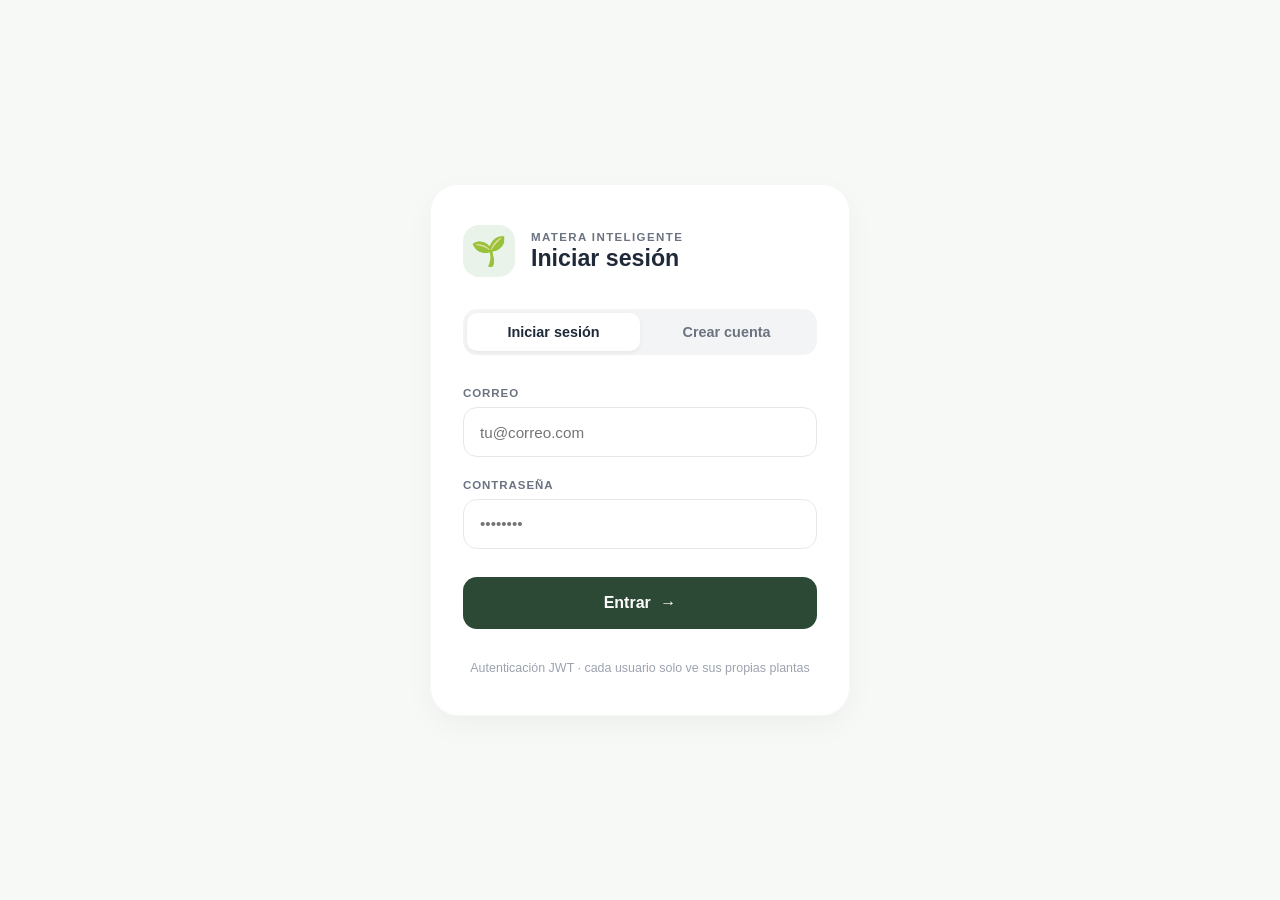
<file: frontend/auth.html>
<!DOCTYPE html>
<html lang="es">
<head>
  <meta charset="UTF-8">
  <meta name="viewport" content="width=device-width, initial-scale=1.0">
  <title>Matera Inteligente - Iniciar Sesión</title>
  <link rel="stylesheet" href="css/auth.css">
</head>
<body>
  <div class="auth-card">
    <div class="brand-header">
      <div class="brand-icon">🌱</div>
      <div>
        <span class="brand-subtitle">MATERA INTELIGENTE</span>
        <h1 id="form-title" class="brand-title">Iniciar sesión</h1>
      </div>
    </div>

    <!-- Pestañas de modo -->
    <div class="tab-container">
      <button id="tab-login" class="tab-btn active" type="button">Iniciar sesión</button>
      <button id="tab-register" class="tab-btn" type="button">Crear cuenta</button>
    </div>

    <form id="auth-form">
      <div class="form-group" id="grupo-nombre" hidden>
        <label for="nombre">NOMBRE</label>
        <input type="text" id="nombre" placeholder="Tu nombre" autocomplete="name">
      </div>

      <div class="form-group">
        <label for="email">CORREO</label>
        <input type="email" id="email" placeholder="tu@correo.com" required>
      </div>

      <div class="form-group">
        <label for="password">CONTRASEÑA</label>
        <input type="password" id="password" placeholder="••••••••" minlength="8" required>
      </div>

      <p class="auth-error" id="auth-error" role="alert" hidden></p>

      <button type="submit" id="submit-btn" class="submit-btn">
        <span>Entrar</span>
        <span class="arrow">→</span>
      </button>
    </form>

    <p class="auth-footer-note">
      Autenticación JWT · cada usuario solo ve sus propias plantas
    </p>
  </div>

  <script src="js/api.js"></script>
  <script src="js/auth.js"></script>
</body>
</html>
</file>
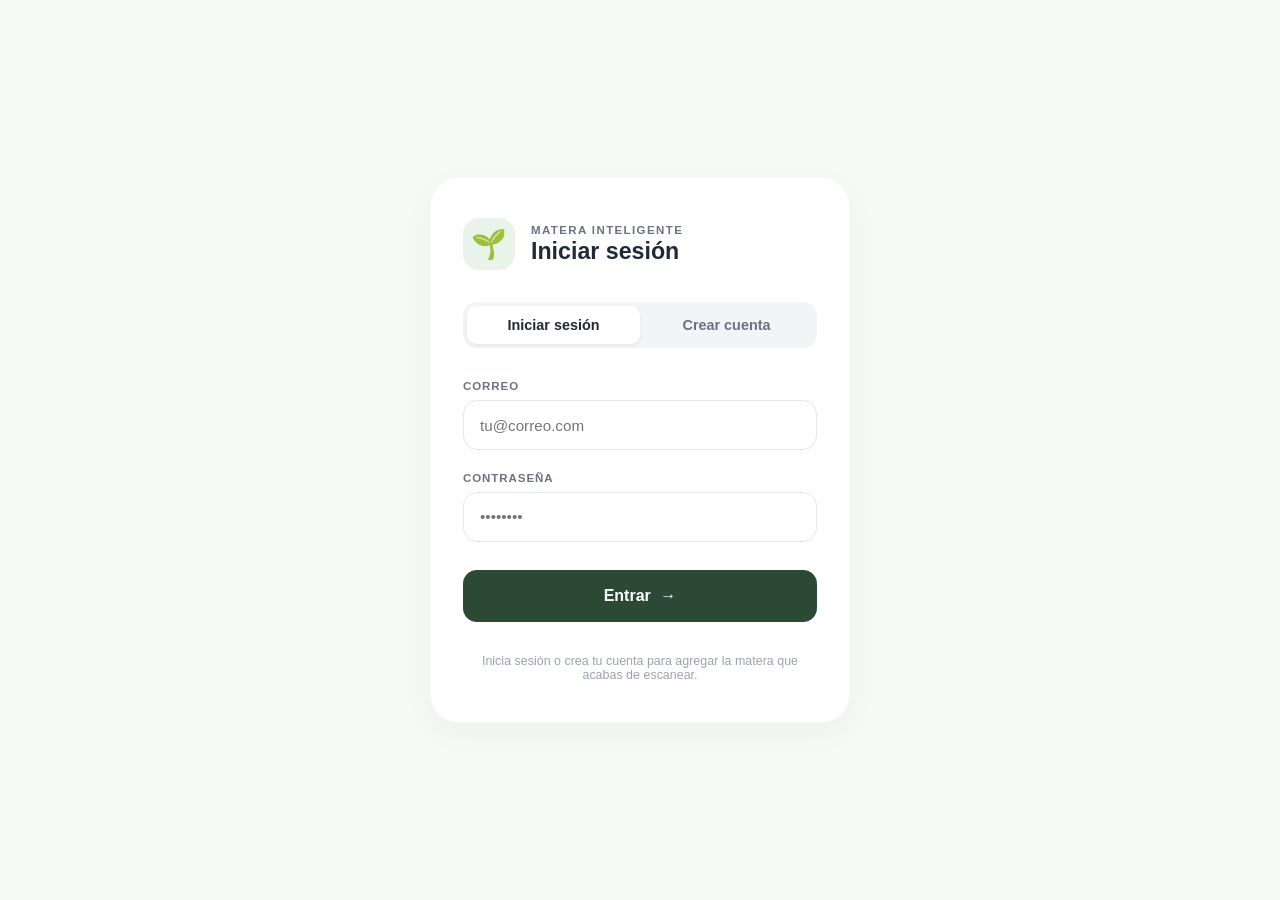
<file: frontend/dashboard.html>
<!DOCTYPE html>
<html lang="es">
<head>
  <meta charset="UTF-8">
  <meta name="viewport" content="width=device-width, initial-scale=1.0">
  <title>Matera Inteligente - Dashboard</title>
  <link rel="stylesheet" href="css/dashboard.css">
</head>
<body>
  <header class="navbar">
    <div class="nav-left">
      <span class="app-tag">MATERA INTELIGENTE</span>
      <h2 class="welcome-text" id="welcome-text">Hola</h2>
    </div>
    <div class="nav-right">
      <a class="status-summary liga-link" href="liga.html" title="Ver la liga">🏆 Liga</a>
      <a class="status-summary" href="galeria.html" title="Ver la galería de fotos">📷 Galería</a>
      <a class="status-summary" id="status-summary" href="dispositivos.html" title="Ver mis dispositivos">📡 —</a>
      <button class="logout-btn" id="logout-btn">Cerrar sesión</button>
    </div>
  </header>

  <main class="main-container">
    <div class="section-header">
      <div>
        <h1 class="section-title">MIS PLANTAS</h1>
        <p class="section-counter" id="plantas-counter">Cargando…</p>
      </div>
      <a class="add-plant-btn" href="reclamar.html">+ Nueva planta</a>
    </div>

    <!-- Cuadrícula de tarjetas -->
    <section class="plants-grid" id="plants-grid">
      <!-- Se inyecta dinámicamente o se renderiza con plantillas -->
    </section>
  </main>

  <script src="js/api.js"></script>
  <script src="js/tiempo-real.js"></script>
  <script src="js/dashboard.js"></script>
</body>
</html>
</file>
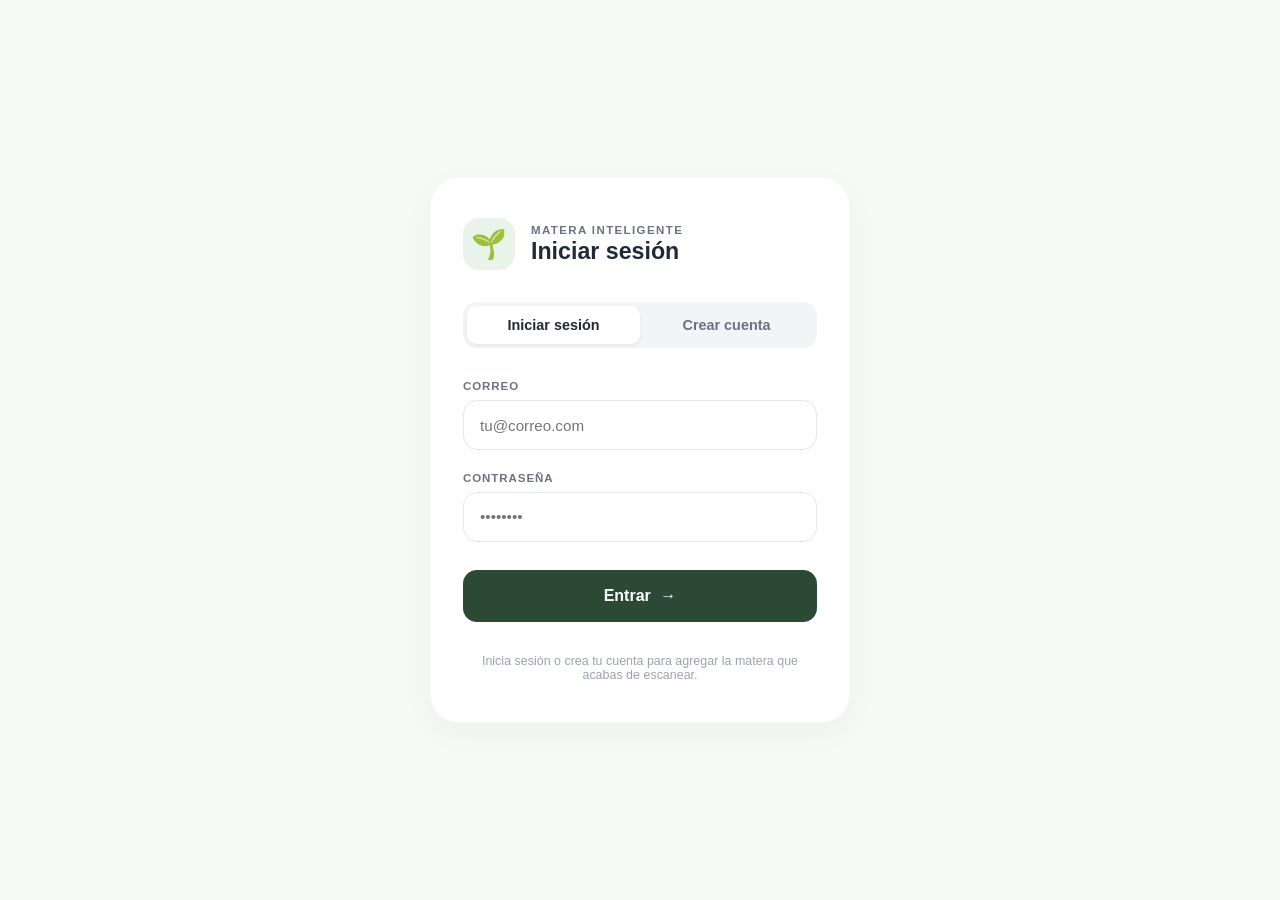
<file: frontend/detalle.html>
<!DOCTYPE html>
<html lang="es">
<head>
  <meta charset="UTF-8">
  <meta name="viewport" content="width=device-width, initial-scale=1.0">
  <title>Matera Inteligente - Detalle Planta</title>
  <link rel="stylesheet" href="css/detalle.css">
</head>
<body>
  <div class="container">
    <a href="dashboard.html" class="back-link">← Mis plantas</a>

    <header class="detail-header">
      <div>
        <h1 class="plant-title" id="plant-title">Cargando…</h1>
        <p class="plant-species" id="plant-species"></p>
      </div>
      <div class="header-actions">
        <span class="live-pill" id="live-pill" hidden></span>
        <a href="vincular.html" class="sublink" id="vincular-link">Vincular otro dispositivo</a>
      </div>
    </header>

    <!-- Estado Actual y Banner -->
    <section class="status-banner">
      <div class="status-banner-header">
        <span class="subtitle-tag">ESTADO ACTUAL</span>
        <span class="badge sin-datos" id="status-badge">—</span>
      </div>
      <p class="status-desc" id="status-desc"></p>

      <div class="metrics-cards-grid">
        <div class="detail-metric-card">
          <span class="metric-head">💧 HUMEDAD</span>
          <span class="metric-value" id="current-humidity">—</span>
        </div>
        <div class="detail-metric-card">
          <span class="metric-head">☀️ LUZ</span>
          <span class="metric-value" id="current-light">—</span>
        </div>
        <div class="detail-metric-card">
          <span class="metric-head">🌡️ TEMPERATURA</span>
          <span class="metric-value" id="current-temp">—</span>
        </div>
      </div>
    </section>

    <!-- Compartir planta con otro usuario -->
    <section class="share-section">
      <div>
        <span class="subtitle-tag">COMPARTIR</span>
        <p class="share-owners" id="share-owners">Solo tú puedes ver esta planta.</p>
      </div>
      <form class="share-form" id="share-form">
        <input type="email" id="share-email" placeholder="correo@de-otra-persona.com" required>
        <button type="submit" class="share-btn">Compartir</button>
      </form>
      <p class="share-msg" id="share-msg" role="status" hidden></p>
    </section>

    <!-- Historial y Tabla -->
    <section class="history-section">
      <div class="history-header">
        <div>
          <span class="subtitle-tag">HISTORIAL</span>
          <h2 class="history-title">Últimas lecturas</h2>
        </div>
        <span class="source-hint">Origen: formulario o dispositivo</span>
      </div>

      <div class="table-container">
        <table>
          <thead>
            <tr>
              <th>Hora</th>
              <th>Humedad</th>
              <th>Luz</th>
              <th>Temp.</th>
              <th>Origen</th>
            </tr>
          </thead>
          <tbody id="readings-table-body">
            <!-- Lecturas -->
          </tbody>
        </table>
      </div>

      <div class="polling-note">
        Se actualiza en vivo: el backend avisa por WebSocket (<code>/ws/app</code>) cada lectura y cada conexión o desconexión de la matera. Si el WebSocket se cae, vuelve a consultar <code>GET /api/plantas/{id}/estado</code> cada 5 segundos.
      </div>
    </section>
  </div>

  <script src="js/api.js"></script>
  <script src="js/tiempo-real.js"></script>
  <script src="js/detalle.js"></script>
</body>
</html>
</file>
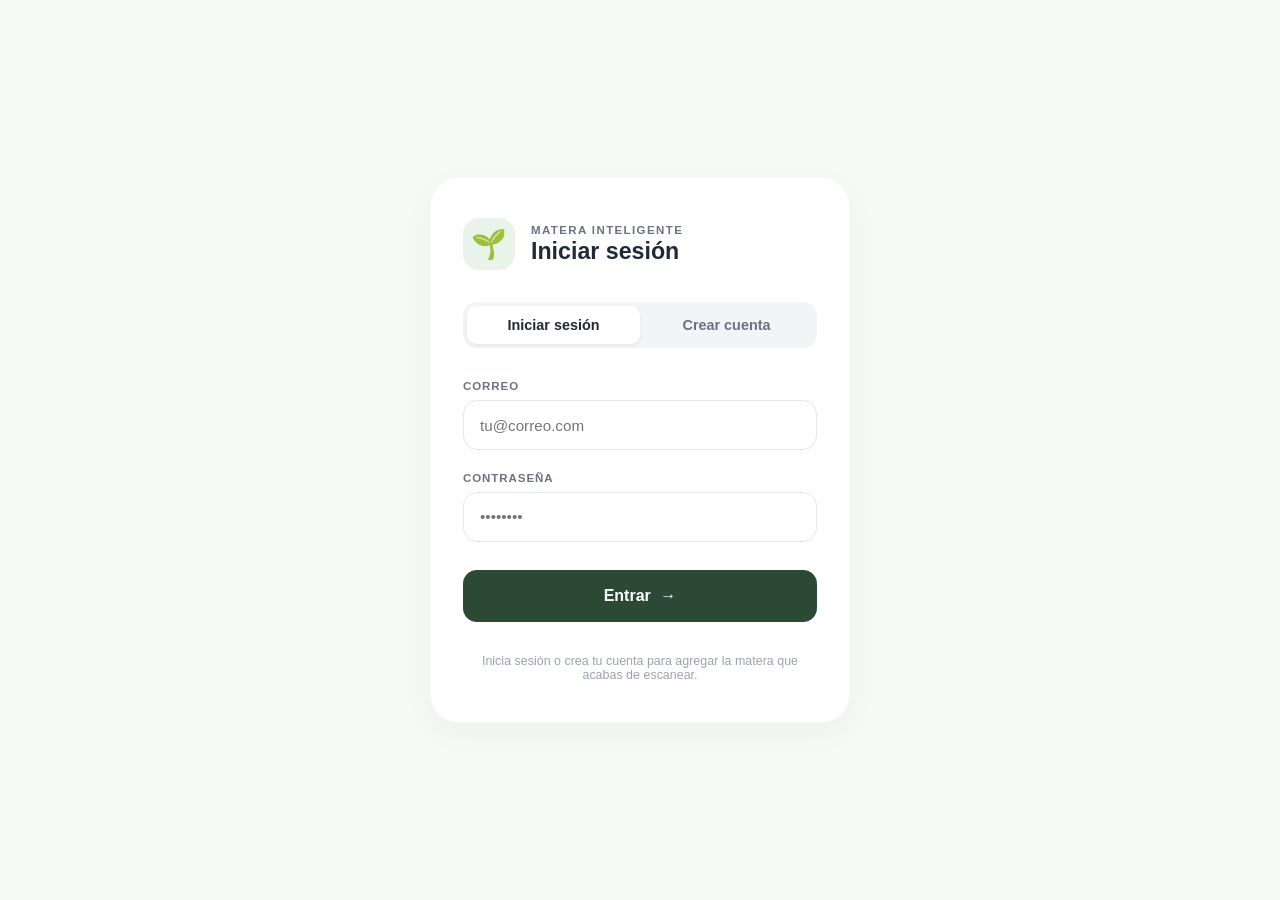
<file: frontend/dispositivos.html>
<!DOCTYPE html>
<html lang="es">
<head>
  <meta charset="UTF-8">
  <meta name="viewport" content="width=device-width, initial-scale=1.0">
  <title>Matera Inteligente - Mis dispositivos</title>
  <link rel="stylesheet" href="css/dashboard.css">
  <link rel="stylesheet" href="css/dispositivos.css">
</head>
<body>
  <header class="navbar">
    <div class="nav-left">
      <span class="app-tag">MATERA INTELIGENTE</span>
      <h2 class="welcome-text"><a href="dashboard.html" class="volver">← Mis plantas</a></h2>
    </div>
    <div class="nav-right">
      <span class="status-summary" id="status-summary">📡 —</span>
    </div>
  </header>

  <main class="main-container">
    <div class="section-header">
      <div>
        <h1 class="section-title">MIS DISPOSITIVOS</h1>
        <p class="section-counter" id="dispositivos-counter">Cargando…</p>
      </div>
      <a class="add-plant-btn" href="reclamar.html">+ Agregar matera</a>
    </div>

    <div class="tabla-contenedor">
      <table class="tabla-dispositivos">
        <thead>
          <tr><th>Estado</th><th>Código</th><th>Planta</th><th>Especie</th><th>Última conexión</th><th>Acciones</th></tr>
        </thead>
        <tbody id="dispositivos-body"></tbody>
      </table>
    </div>
    <p class="nota-conexion">Las materas conectadas por WebSocket aparecen en vivo y desconectadas al instante. Las que reportan por HTTP cuentan como conectadas si enviaron una lectura en los últimos 2 minutos.</p>
  </main>

  <script src="js/api.js"></script>
  <script src="js/tiempo-real.js"></script>
  <script src="js/dispositivos.js"></script>
</body>
</html>
</file>
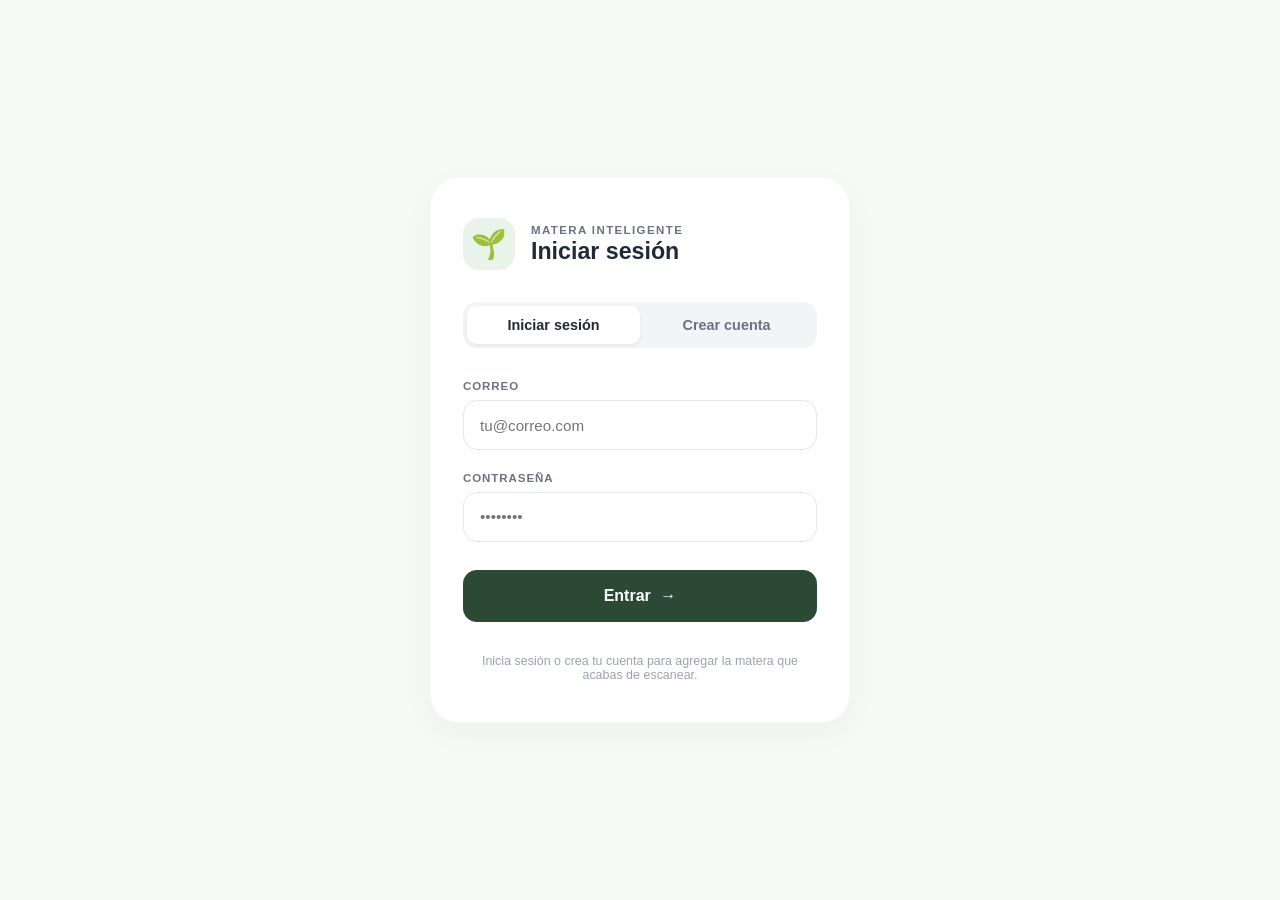
<file: frontend/galeria.html>
<!DOCTYPE html>
<html lang="es">
<head>
  <meta charset="UTF-8">
  <meta name="viewport" content="width=device-width, initial-scale=1.0">
  <title>Matera Inteligente - Galería</title>
  <link rel="stylesheet" href="css/dashboard.css">
  <link rel="stylesheet" href="css/galeria.css">
</head>
<body>
  <header class="navbar">
    <div class="nav-left">
      <span class="app-tag">MATERA INTELIGENTE</span>
      <h2 class="welcome-text"><a href="dashboard.html" class="volver">← Mis plantas</a></h2>
    </div>
    <div class="nav-right">
      <a class="status-summary" href="liga.html">🏆 Liga</a>
    </div>
  </header>

  <main class="main-container galeria">
    <div class="section-header">
      <div>
        <h1 class="section-title">GALERÍA</h1>
        <p class="section-counter">Presume tu planta. Cada foto muestra cómo estaba según su matera.</p>
      </div>
    </div>

    <!-- Subir una foto -->
    <section class="subir" aria-labelledby="titulo-subir">
      <h2 class="bloque-titulo" id="titulo-subir">Subir una foto</h2>
      <form id="form-foto" class="form-foto" novalidate>
        <div class="campo">
          <label for="planta">Planta</label>
          <select id="planta" required></select>
        </div>
        <div class="campo">
          <label for="archivo">Foto (JPEG, PNG o WebP, hasta 10 MB)</label>
          <input type="file" id="archivo" accept="image/jpeg,image/png,image/webp" required>
        </div>
        <div class="vista-previa" id="vista-previa" hidden>
          <img id="previa" alt="Vista previa de la foto elegida">
        </div>
        <div class="campo">
          <label for="descripcion">Descripción (opcional)</label>
          <textarea id="descripcion" maxlength="280" rows="2" placeholder="¡Le salió una hoja nueva!"></textarea>
          <span class="contador" id="contador" aria-live="polite">0/280</span>
        </div>
        <p class="nota">Antes de guardarla quitamos la ubicación GPS y los demás datos ocultos que el teléfono le pone a la foto.</p>
        <button type="submit" class="boton-primario" id="boton-subir">Publicar foto</button>
        <p class="form-mensaje" id="mensaje" role="status"></p>
      </form>
    </section>

    <div class="filtro">
      <label for="filtro">Ver</label>
      <select id="filtro">
        <option value="">Todas las plantas</option>
      </select>
    </div>

    <section class="fotos" id="fotos" aria-label="Fotos de la galería" aria-live="polite"></section>
    <p class="nota centrada" id="fin"></p>
    <button type="button" class="boton-secundario" id="cargar-mas" hidden>Cargar más fotos</button>
  </main>

  <!-- Foto en grande -->
  <dialog class="visor" id="visor" aria-label="Foto en grande">
    <form method="dialog"><button class="visor-cerrar" aria-label="Cerrar">✕</button></form>
    <img id="visor-imagen" alt="">
  </dialog>

  <script src="js/api.js"></script>
  <script src="js/galeria.js"></script>
</body>
</html>
</file>
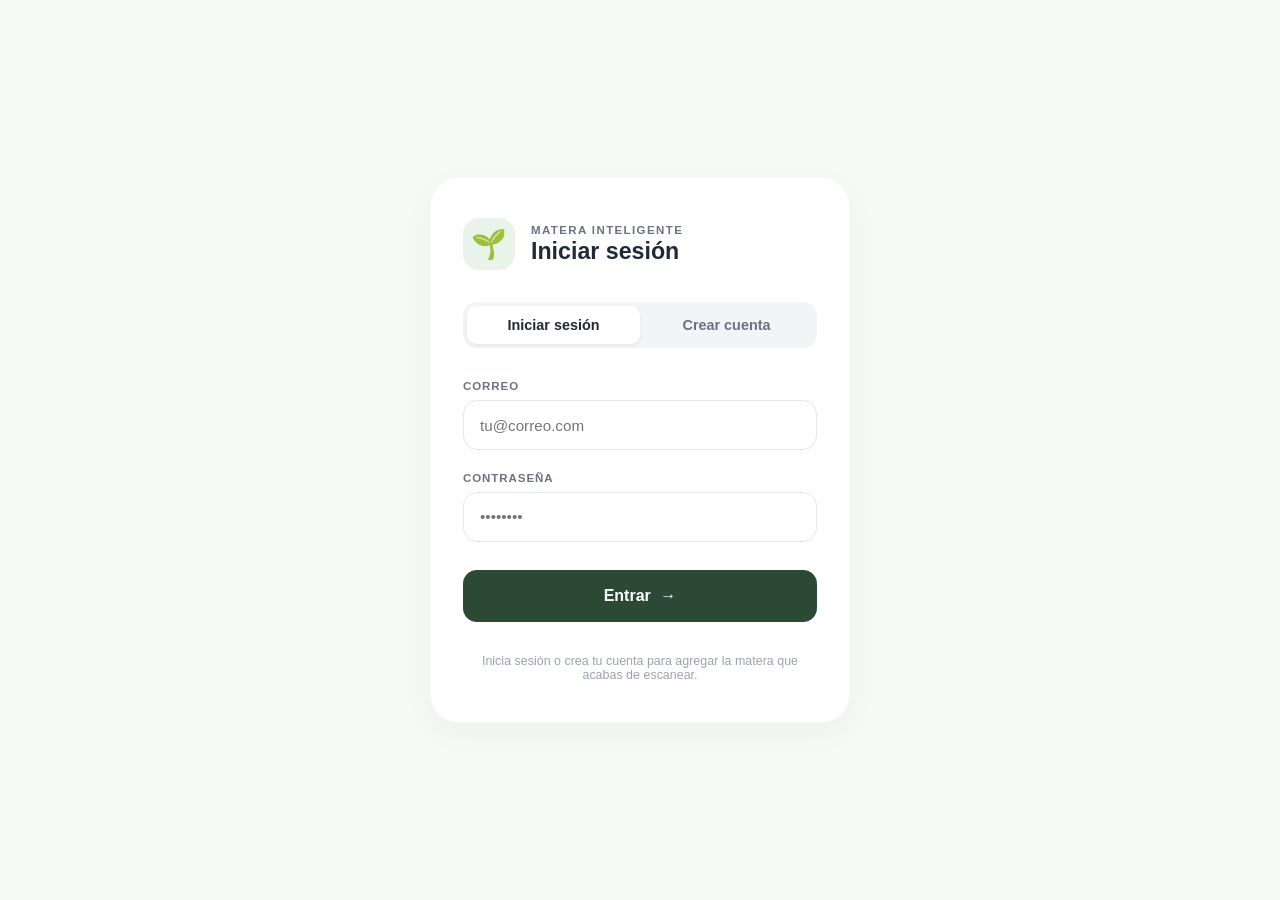
<file: frontend/liga.html>
<!DOCTYPE html>
<html lang="es">
<head>
  <meta charset="UTF-8">
  <meta name="viewport" content="width=device-width, initial-scale=1.0">
  <title>Matera Inteligente - Liga</title>
  <link rel="stylesheet" href="css/dashboard.css">
  <link rel="stylesheet" href="css/liga.css">
</head>
<body>
  <header class="navbar">
    <div class="nav-left">
      <span class="app-tag">MATERA INTELIGENTE</span>
      <h2 class="welcome-text"><a href="dashboard.html" class="volver">← Mis plantas</a></h2>
    </div>
    <div class="nav-right">
      <span class="status-summary">🏆 Liga de la matera</span>
    </div>
  </header>

  <main class="main-container liga">
    <!-- Mi división del mes -->
    <section class="liga-hero" id="hero" aria-live="polite">
      <p class="liga-cargando">Cargando tu división…</p>
    </section>

    <div class="liga-columnas">
      <section class="liga-bloque" aria-labelledby="titulo-ranking">
        <div class="bloque-header">
          <h2 class="bloque-titulo" id="titulo-ranking">Ranking del mes</h2>
          <div class="tabs" role="group" aria-label="Alcance del ranking">
            <button type="button" class="tab activo" data-alcance="global" aria-pressed="true">Global</button>
            <button type="button" class="tab" data-alcance="amigos" aria-pressed="false">Amigos</button>
          </div>
        </div>
        <ol class="ranking" id="ranking"></ol>
        <p class="nota" id="ranking-nota"></p>
      </section>

      <section class="liga-bloque" aria-labelledby="titulo-plantas">
        <h2 class="bloque-titulo" id="titulo-plantas">Mis plantas en la liga</h2>
        <div class="mis-plantas" id="mis-plantas"></div>
      </section>
    </div>

    <section class="liga-bloque" aria-labelledby="titulo-amigos">
      <h2 class="bloque-titulo" id="titulo-amigos">Amigos</h2>
      <form class="form-amigo" id="form-amigo">
        <label for="correo-amigo">Correo de tu amigo</label>
        <div class="form-fila">
          <input type="email" id="correo-amigo" placeholder="amigo@correo.com" required autocomplete="email">
          <button type="submit" class="boton-primario">Enviar solicitud</button>
        </div>
        <p class="form-mensaje" id="amigo-mensaje" role="status"></p>
      </form>
      <div class="amigos" id="amigos"></div>
    </section>

    <section class="liga-bloque" aria-labelledby="titulo-divisiones">
      <h2 class="bloque-titulo" id="titulo-divisiones">Divisiones</h2>
      <div class="divisiones" id="divisiones"></div>
      <p class="nota" id="reglas"></p>
    </section>
  </main>

  <!-- "¡Subiste de división!": se muestra una vez por mes al subir, o con "Ver mi emblema". -->
  <dialog class="ascenso" id="ascenso" aria-labelledby="ascenso-titulo">
    <p class="ascenso-mes" id="ascenso-mes"></p>
    <h2 class="ascenso-titulo" id="ascenso-titulo"></h2>
    <div class="ascenso-escena">
      <span class="anillo" aria-hidden="true"></span>
      <span class="anillo anillo-2" aria-hidden="true"></span>
      <div class="ascenso-emblema" id="ascenso-emblema"></div>
    </div>
    <p class="ascenso-cambio" id="ascenso-cambio"></p>
    <p class="ascenso-texto" id="ascenso-texto"></p>
    <form method="dialog">
      <button class="boton-primario ascenso-cerrar" id="ascenso-cerrar">¡Vamos!</button>
    </form>
  </dialog>

  <script src="js/api.js"></script>
  <script src="js/emblemas.js"></script>
  <script src="js/liga.js"></script>
</body>
</html>
</file>
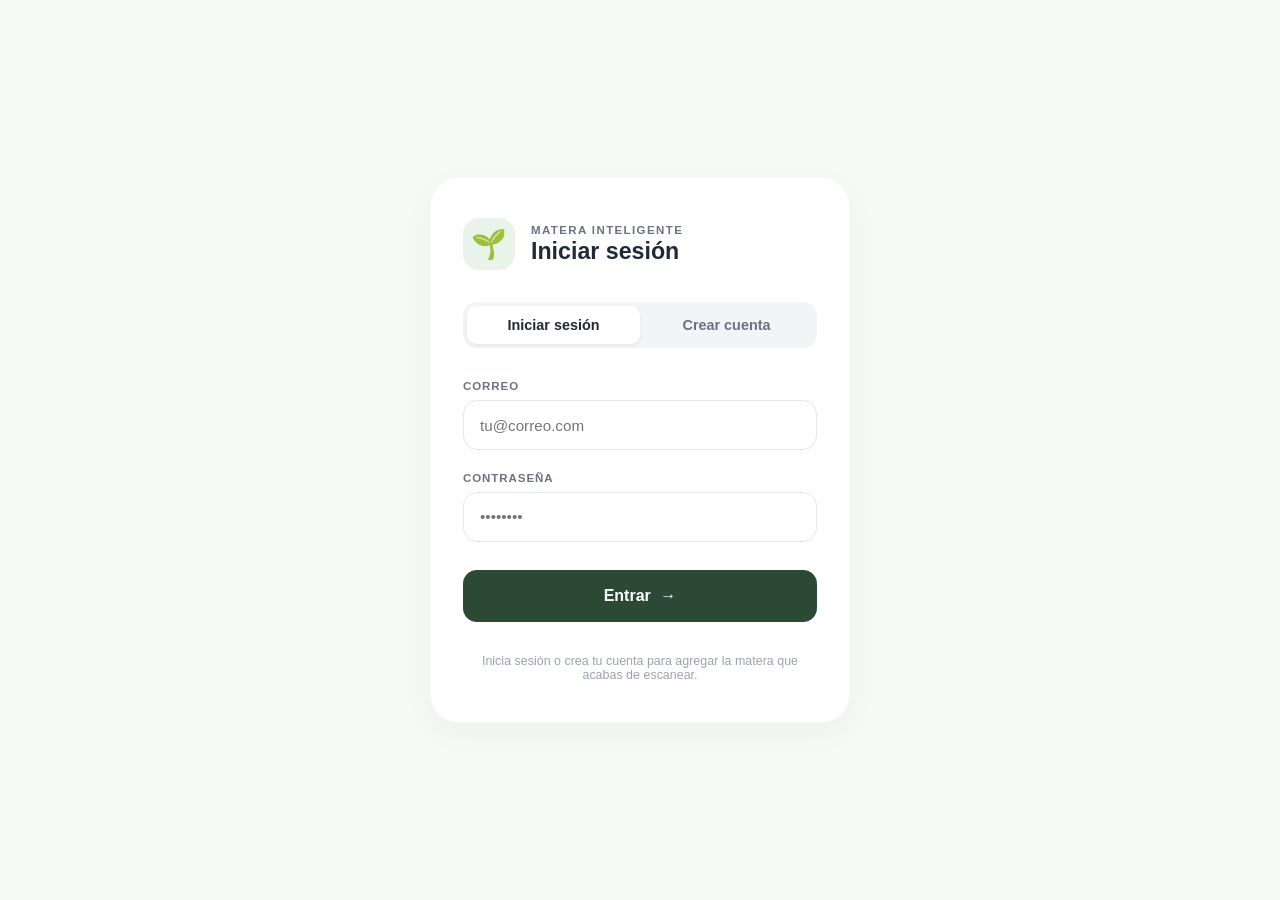
<file: frontend/reclamar.html>
<!DOCTYPE html>
<html lang="es">
<head>
  <meta charset="UTF-8">
  <meta name="viewport" content="width=device-width, initial-scale=1.0">
  <title>Matera Inteligente - Agregar matera</title>
  <link rel="stylesheet" href="css/auth.css">
  <link rel="stylesheet" href="css/reclamar.css">
</head>
<body>
  <div class="auth-card">
    <a href="dashboard.html" class="back-link">← Mis plantas</a>

    <div class="brand-header">
      <div class="brand-icon" id="icono">📱</div>
      <div>
        <span class="brand-subtitle">MATERA INTELIGENTE</span>
        <h1 class="brand-title" id="titulo">Agregar matera</h1>
      </div>
    </div>

    <!-- Se abrió escaneando el QR: reclamo automático -->
    <section id="vista-reclamo" hidden>
      <div class="reclamo-estado">
        <div class="spinner" id="spinner"></div>
        <p id="reclamo-mensaje">Agregando la matera a tu cuenta…</p>
      </div>
    </section>

    <!-- Se abrió sin QR: instrucciones y alternativa manual -->
    <section id="vista-instrucciones" hidden>
      <div class="qr-ilustracion">
        <span class="qr-telefono">📷</span>
        <span class="qr-ondas">▦</span>
        <span class="qr-matera">🪴</span>
      </div>
      <p class="qr-texto">
        Escanea con la cámara del teléfono el <strong>código QR</strong> de la etiqueta de la matera.
        Se abrirá esta página y la planta quedará agregada a tu cuenta automáticamente.
      </p>

      <details class="manual">
        <summary>¿No puedes escanear el QR? Ingresa el código y la clave</summary>
        <form id="manual-form">
          <div class="form-group">
            <label for="codigo">CÓDIGO DE LA MATERA</label>
            <input type="text" id="codigo" placeholder="MAT-1A2B" required>
          </div>
          <div class="form-group">
            <label for="clave">CLAVE DE RECLAMO</label>
            <input type="text" id="clave" placeholder="Impresa debajo del QR" required>
          </div>
          <button type="submit" class="submit-btn"><span>Agregar matera</span><span class="arrow">→</span></button>
        </form>
      </details>
    </section>

    <p class="auth-error" id="reclamo-error" role="alert" hidden></p>

    <p class="auth-footer-note">
      Cada matera tiene un único dueño: el QR solo se puede usar una vez.
    </p>
  </div>

  <script src="js/api.js"></script>
  <script src="js/reclamar.js"></script>
</body>
</html>
</file>
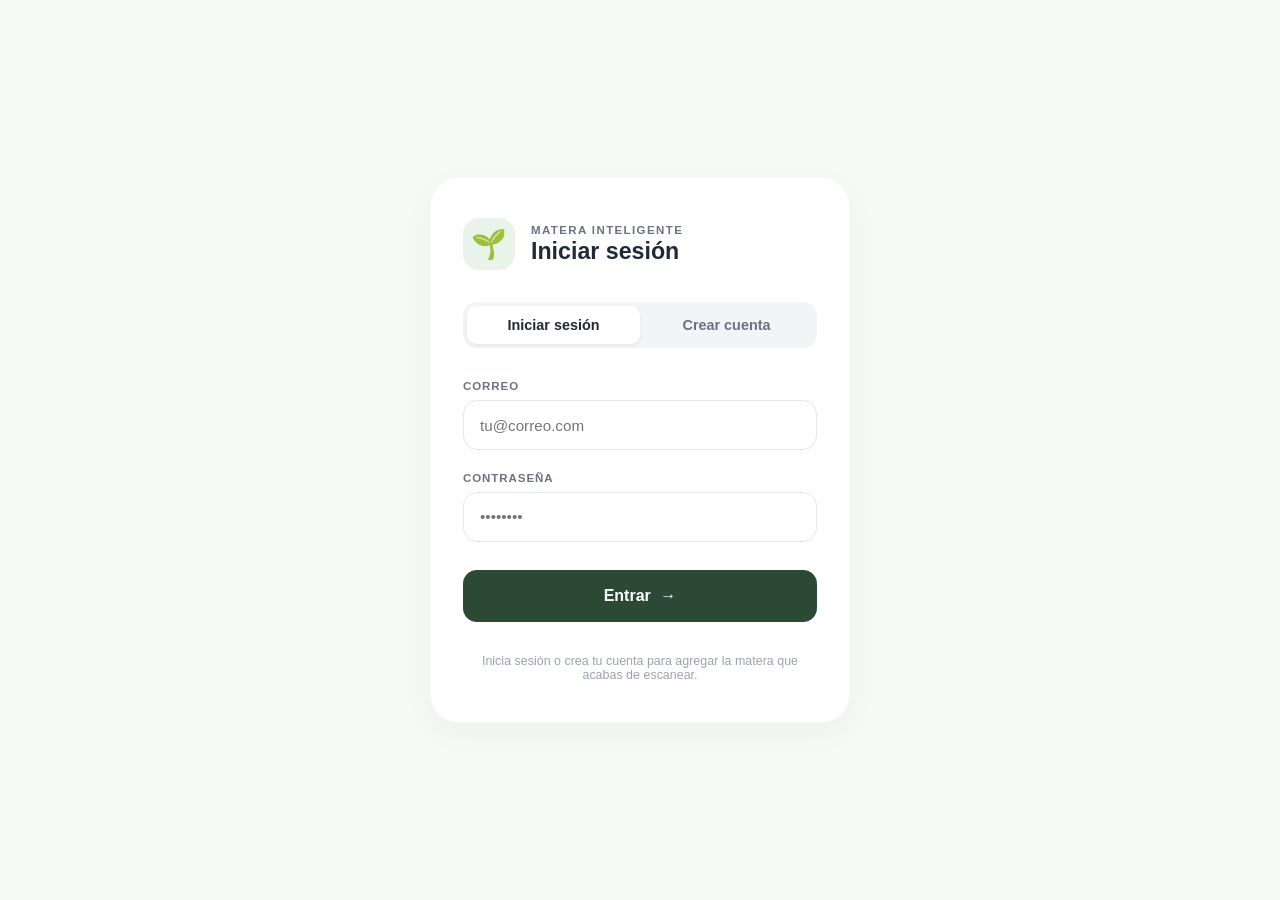
<file: frontend/vincular.html>
<!DOCTYPE html>
<html lang="es">
<head>
  <meta charset="UTF-8">
  <meta name="viewport" content="width=device-width, initial-scale=1.0">
  <title>Vincular Dispositivo ESP32</title>
  <link rel="stylesheet" href="css/vincular.css">
</head>
<body>
  <div class="card-modal">
    <a href="dashboard.html" class="back-link" id="volver-link">← Volver a la planta</a>

    <header class="modal-header">
      <span class="sub-headline" id="planta-nombre"></span>
      <h1 class="main-headline">Vincular dispositivo ESP32</h1>
      <p class="description">
        Cada dispositivo tiene su propio token, con alcance limitado a reportar lecturas de esta planta — nunca al token de usuario.
      </p>
    </header>

    <!-- Paso 1 -->
    <div class="step-box">
      <div class="step-badge">1</div>
      <div class="step-content">
        <label class="step-label">Copia el token de dispositivo</label>
        <div class="token-container">
          <input type="text" id="device-token" value="Generando…" readonly>
          <button id="copy-btn" class="copy-btn">Copiar</button>
        </div>
      </div>
    </div>

    <!-- Paso 2 -->
    <div class="step-box">
      <div class="step-badge">2</div>
      <div class="step-content">
        <label class="step-label">Pégalo en el firmware del ESP32</label>
        <pre class="code-preview"><code id="firmware-preview">#define DEVICE_TOKEN "…"</code></pre>
      </div>
    </div>

    <!-- Paso 3 -->
    <div class="step-box">
      <div class="step-badge">3</div>
      <div class="step-content">
        <label class="step-label">Enciende el dispositivo — aparecerá aquí en unos segundos</label>
        
        <div class="waiting-box">
          <div class="spinner"></div>
          <div>
            <div class="waiting-title" id="waiting-title">Esperando conexión del dispositivo...</div>
            <div class="waiting-subtitle" id="waiting-subtitle">POST /api/dispositivos/{id}/lecturas aún no reporta</div>
          </div>
        </div>
      </div>
    </div>
  </div>

  <script src="js/api.js"></script>
  <script src="js/vincular.js"></script>
</body>
</html>
</file>
<file: frontend/css/auth.css>
:root {
  --bg-color: #f7f9f6;
  --card-bg: #ffffff;
  --primary-green: #2c4935;
  --primary-hover: #223a2a;
  --text-main: #1f2937;
  --text-muted: #6b7280;
  --border-color: #e5e7eb;
}

* {
  box-sizing: border-box;
  margin: 0;
  padding: 0;
  font-family: -apple-system, BlinkMacSystemFont, "Segoe UI", Roboto, sans-serif;
}

body {
  background-color: var(--bg-color);
  min-height: 100vh;
  display: flex;
  align-items: center;
  justify-content: center;
  padding: 1.5rem;
}

.auth-card {
  background-color: var(--card-bg);
  border-radius: 28px;
  box-shadow: 0 10px 30px rgba(0, 0, 0, 0.04);
  width: 100%;
  max-width: 420px;
  padding: 2.5rem 2rem;
  border: 1px solid rgba(0,0,0,0.03);
}

.brand-header {
  display: flex;
  align-items: center;
  gap: 1rem;
  margin-bottom: 2rem;
}

.brand-icon {
  background-color: #eaf3ea;
  width: 52px;
  height: 52px;
  border-radius: 16px;
  display: flex;
  align-items: center;
  justify-content: center;
  font-size: 1.8rem;
}

.brand-subtitle {
  font-size: 0.72rem;
  font-weight: 700;
  letter-spacing: 0.12em;
  color: var(--text-muted);
  display: block;
}

.brand-title {
  font-size: 1.45rem;
  color: var(--text-main);
  font-weight: 800;
  margin-top: 2px;
}

.tab-container {
  display: grid;
  grid-template-columns: 1fr 1fr;
  background-color: #f3f4f6;
  border-radius: 14px;
  padding: 4px;
  margin-bottom: 2rem;
}

.tab-btn {
  border: none;
  background: transparent;
  padding: 0.7rem;
  border-radius: 10px;
  font-size: 0.9rem;
  font-weight: 600;
  color: var(--text-muted);
  cursor: pointer;
  transition: all 0.2s ease;
}

.tab-btn.active {
  background: #ffffff;
  color: var(--text-main);
  box-shadow: 0 2px 5px rgba(0,0,0,0.05);
}

.form-group {
  margin-bottom: 1.4rem;
}

.form-group label {
  display: block;
  font-size: 0.72rem;
  font-weight: 700;
  letter-spacing: 0.08em;
  color: var(--text-muted);
  margin-bottom: 0.5rem;
}

.form-group input {
  width: 100%;
  padding: 0.95rem 1rem;
  border-radius: 14px;
  border: 1px solid var(--border-color);
  font-size: 0.95rem;
  outline: none;
  transition: border-color 0.2s;
}

.form-group input:focus {
  border-color: var(--primary-green);
}

.submit-btn {
  width: 100%;
  background-color: var(--primary-green);
  color: #ffffff;
  border: none;
  border-radius: 14px;
  padding: 1.05rem;
  font-size: 1rem;
  font-weight: 600;
  cursor: pointer;
  display: flex;
  align-items: center;
  justify-content: center;
  gap: 0.6rem;
  margin-top: 1.8rem;
  transition: background-color 0.2s;
}

.submit-btn:hover {
  background-color: var(--primary-hover);
}

.auth-footer-note {
  margin-top: 2rem;
  text-align: center;
  font-size: 0.78rem;
  color: #9ca3af;
}
.auth-error {
  margin-bottom: 1rem;
  padding: 0.75rem 1rem;
  border-radius: 12px;
  background-color: #fee2e2;
  color: #b91c1c;
  font-size: 0.9rem;
  line-height: 1.4;
}

.form-group[hidden],
.auth-error[hidden] {
  display: none;
}
</file>
<file: frontend/css/dashboard.css>
:root {
  --bg-main: #f5f6f4;
  --card-bg: #ffffff;
  --primary: #2c4935;
  --text-dark: #1f2937;
  --text-muted: #6b7280;
  --border: #edf0ec;
  --status-green: #22c55e;
  --status-red: #ef4444;
  --status-yellow: #f59e0b;
}

* {
  box-sizing: border-box;
  margin: 0;
  padding: 0;
  font-family: -apple-system, BlinkMacSystemFont, "Segoe UI", Roboto, sans-serif;
}

body {
  background-color: var(--bg-main);
  color: var(--text-dark);
  padding: 1.5rem 2.5rem;
}

.navbar {
  display: flex;
  justify-content: space-between;
  align-items: center;
  padding-bottom: 1.5rem;
  border-bottom: 1px solid var(--border);
  margin-bottom: 2rem;
}

.app-tag {
  font-size: 0.72rem;
  font-weight: 700;
  letter-spacing: 0.1em;
  color: var(--text-muted);
}

.welcome-text {
  font-size: 1.4rem;
  font-weight: 700;
}

.nav-right {
  display: flex;
  align-items: center;
  gap: 1.2rem;
}

.status-summary {
  font-size: 0.85rem;
  color: var(--text-muted);
}

.logout-btn {
  background: transparent;
  border: none;
  font-size: 0.85rem;
  color: var(--text-muted);
  cursor: pointer;
  text-decoration: underline;
}

.section-header {
  display: flex;
  justify-content: space-between;
  align-items: center;
  margin-bottom: 1.8rem;
}

.section-title {
  font-size: 1.3rem;
  letter-spacing: 0.05em;
  font-weight: 800;
}

.section-counter {
  font-size: 0.85rem;
  color: var(--text-muted);
}

.add-plant-btn {
  background-color: #e5ede5;
  color: var(--primary);
  border: none;
  padding: 0.65rem 1.2rem;
  border-radius: 20px;
  font-weight: 600;
  font-size: 0.85rem;
  cursor: pointer;
  text-decoration: none;
}

.empty-note {
  grid-column: 1 / -1;
  color: var(--text-muted, #6b7280);
  line-height: 1.6;
}

.plants-grid {
  display: grid;
  grid-template-columns: repeat(auto-fit, minmax(420px, 1fr));
  gap: 1.8rem;
}

.plant-card {
  background: var(--card-bg);
  border-radius: 20px;
  padding: 1.5rem;
  box-shadow: 0 4px 15px rgba(0, 0, 0, 0.03);
  display: flex;
  flex-direction: column;
  justify-content: space-between;
}

.card-header {
  display: flex;
  justify-content: space-between;
  align-items: flex-start;
  margin-bottom: 1.2rem;
}

.plant-info {
  display: flex;
  align-items: center;
  gap: 0.8rem;
}

.plant-icon {
  font-size: 1.8rem;
}

.plant-name {
  font-size: 1.15rem;
  font-weight: 700;
}

.plant-species {
  font-size: 0.8rem;
  color: var(--text-muted);
  font-style: italic;
}

.badge {
  padding: 0.25rem 0.65rem;
  border-radius: 8px;
  font-size: 0.75rem;
  font-weight: 600;
}

.badge.saludable { background: #e8f8ee; color: #15803d; }
.badge.en-riesgo { background: #fef3c7; color: #b45309; }
.badge.critico   { background: #fee2e2; color: #b91c1c; }
.badge.sin-datos { background: #f3f4f6; color: #6b7280; }

.metrics-box {
  background-color: #fafbfa;
  border: 1px solid var(--border);
  border-radius: 14px;
  display: grid;
  grid-template-columns: 1fr 1fr 1fr;
  padding: 0.9rem;
  text-align: center;
  margin-bottom: 1.2rem;
}

.metric-item {
  display: flex;
  flex-direction: column;
  gap: 0.2rem;
  border-right: 1px solid var(--border);
}

.metric-item:last-child {
  border-right: none;
}

.metric-label {
  font-size: 0.68rem;
  color: var(--text-muted);
  font-weight: 700;
}

.metric-val {
  font-size: 1.1rem;
  font-weight: 700;
}

.card-footer {
  display: flex;
  justify-content: space-between;
  align-items: center;
  padding-top: 0.5rem;
  font-size: 0.82rem;
}

.esp-status {
  color: var(--text-muted);
  display: flex;
  align-items: center;
  gap: 0.4rem;
}

.esp-status.link-action {
  color: var(--primary);
  font-weight: 600;
  cursor: pointer;
  text-decoration: none;
}

.history-link {
  color: var(--text-dark);
  text-decoration: none;
  font-weight: 600;
}
</file>
<file: frontend/css/detalle.css>
:root {
  --bg-main: #f7f9f6;
  --card-bg: #ffffff;
  --primary: #2c4935;
  --text-dark: #1f2937;
  --text-muted: #6b7280;
  --border: #e7ebe6;
}

* {
  box-sizing: border-box;
  margin: 0;
  padding: 0;
  font-family: -apple-system, BlinkMacSystemFont, "Segoe UI", Roboto, sans-serif;
}

body {
  background-color: var(--bg-main);
  color: var(--text-dark);
  padding: 2rem 3rem;
}

.container {
  max-width: 900px;
  margin: 0 auto;
}

.back-link {
  color: var(--text-muted);
  text-decoration: none;
  font-size: 0.85rem;
  font-weight: 600;
  display: inline-block;
  margin-bottom: 1.2rem;
}

.detail-header {
  display: flex;
  justify-content: space-between;
  align-items: flex-end;
  margin-bottom: 2rem;
}

.plant-title {
  font-size: 2rem;
  font-weight: 800;
}

.plant-species {
  color: var(--text-muted);
  font-style: italic;
  font-size: 1rem;
}

.header-actions {
  display: flex;
  flex-direction: column;
  align-items: flex-end;
  gap: 0.3rem;
}

.live-pill {
  font-size: 0.8rem;
  background-color: #e5ede5;
  color: var(--primary);
  padding: 0.35rem 0.75rem;
  border-radius: 20px;
  font-weight: 600;
}

.sublink {
  font-size: 0.8rem;
  color: var(--text-muted);
  text-decoration: underline;
}

.status-banner {
  background: var(--card-bg);
  border-radius: 20px;
  padding: 1.8rem;
  border: 1px solid var(--border);
  box-shadow: 0 4px 15px rgba(0,0,0,0.02);
  margin-bottom: 2rem;
}

.status-banner-header {
  display: flex;
  justify-content: space-between;
  align-items: center;
  margin-bottom: 0.6rem;
}

.subtitle-tag {
  font-size: 0.75rem;
  font-weight: 700;
  letter-spacing: 0.1em;
  color: var(--text-muted);
}

.badge {
  padding: 0.3rem 0.8rem;
  border-radius: 8px;
  font-weight: 700;
  font-size: 0.8rem;
}

.badge.saludable { background: #e8f8ee; color: #15803d; }
.badge.en-riesgo { background: #fef3c7; color: #b45309; }
.badge.critico   { background: #fee2e2; color: #b91c1c; }
.badge.sin-datos { background: #f3f4f6; color: #6b7280; }

.live-pill[hidden] { display: none; }

.status-desc {
  font-size: 0.95rem;
  color: var(--text-muted);
  margin-bottom: 1.5rem;
}

.metrics-cards-grid {
  display: grid;
  grid-template-columns: repeat(3, 1fr);
  gap: 1.2rem;
}

.detail-metric-card {
  background-color: #fafbfa;
  border: 1px solid var(--border);
  border-radius: 16px;
  padding: 1.2rem;
  display: flex;
  flex-direction: column;
  gap: 0.4rem;
}

.metric-head {
  font-size: 0.72rem;
  color: var(--text-muted);
  font-weight: 700;
}

.metric-value {
  font-size: 1.6rem;
  font-weight: 800;
}

.history-section {
  background: var(--card-bg);
  border-radius: 20px;
  padding: 1.8rem;
  border: 1px solid var(--border);
}

.history-header {
  display: flex;
  justify-content: space-between;
  align-items: flex-end;
  margin-bottom: 1.2rem;
}

.history-title {
  font-size: 1.2rem;
  font-weight: 700;
}

.source-hint {
  font-size: 0.8rem;
  color: var(--text-muted);
}

.table-container {
  overflow-x: auto;
}

table {
  width: 100%;
  border-collapse: collapse;
}

th, td {
  padding: 0.85rem 1rem;
  text-align: left;
  border-bottom: 1px solid #f0f2f0;
  font-size: 0.9rem;
}

th {
  color: var(--text-muted);
  font-weight: 600;
}

.polling-note {
  margin-top: 1.5rem;
  background-color: #f3f6f3;
  padding: 0.9rem 1.2rem;
  border-radius: 10px;
  font-size: 0.75rem;
  color: #556052;
}

.polling-note code {
  background: #e1e8e1;
  padding: 2px 5px;
  border-radius: 4px;
}
.share-section {
  display: flex;
  flex-wrap: wrap;
  align-items: center;
  justify-content: space-between;
  gap: 1rem;
  background: var(--card-bg);
  border-radius: 20px;
  padding: 1.4rem 1.8rem;
  border: 1px solid var(--border);
  margin-bottom: 2rem;
}

.share-owners {
  margin-top: 0.35rem;
  color: var(--text-dark);
  font-size: 0.95rem;
}

.share-form {
  display: flex;
  gap: 0.5rem;
  flex: 1;
  max-width: 420px;
}

.share-form input {
  flex: 1;
  min-width: 0;
  padding: 0.6rem 0.9rem;
  border: 1px solid var(--border);
  border-radius: 12px;
  font-size: 0.9rem;
}

.share-btn {
  padding: 0.6rem 1.1rem;
  border: none;
  border-radius: 12px;
  background: var(--primary);
  color: #ffffff;
  font-weight: 600;
  cursor: pointer;
}

.share-msg {
  width: 100%;
  font-size: 0.85rem;
}

.share-msg.ok { color: #15803d; }
.share-msg.error { color: #b91c1c; }
.share-msg[hidden] { display: none; }
.share-section[hidden] { display: none; }
</file>
<file: frontend/css/dispositivos.css>
.volver {
  color: inherit;
  text-decoration: none;
}

.tabla-contenedor {
  overflow-x: auto;
  background: var(--card-bg);
  border-radius: 20px;
  box-shadow: 0 4px 15px rgba(0, 0, 0, 0.03);
}

.tabla-dispositivos {
  width: 100%;
  border-collapse: collapse;
  font-size: 0.92rem;
}

.tabla-dispositivos th {
  text-align: left;
  font-size: 0.72rem;
  letter-spacing: 0.08em;
  text-transform: uppercase;
  color: var(--text-muted);
  padding: 1rem 1.2rem;
  border-bottom: 1px solid var(--border);
}

.tabla-dispositivos td {
  padding: 0.9rem 1.2rem;
  border-bottom: 1px solid var(--border);
}

.tabla-dispositivos tr:last-child td {
  border-bottom: none;
}

.tabla-dispositivos .codigo {
  font-family: ui-monospace, "SFMono-Regular", Menlo, monospace;
  font-weight: 600;
}

.tabla-dispositivos a {
  color: var(--primary);
  font-weight: 600;
}

.conexion {
  display: inline-flex;
  align-items: center;
  gap: 0.5rem;
  font-weight: 600;
}

.conexion::before {
  content: "";
  width: 10px;
  height: 10px;
  border-radius: 50%;
  background: #9ca3af;
}

.conexion.en-linea { color: #15803d; }
.conexion.en-linea::before {
  background: var(--status-green);
  animation: latido 1.6s ease-in-out infinite;
}
.conexion.fuera { color: var(--text-muted); }

@keyframes latido {
  0%, 100% { box-shadow: 0 0 0 0 rgba(34, 197, 94, 0.5); }
  50% { box-shadow: 0 0 0 6px rgba(34, 197, 94, 0); }
}

@media (prefers-reduced-motion: reduce) {
  .conexion.en-linea::before { animation: none; }
}

.nota-conexion {
  margin-top: 1rem;
  font-size: 0.82rem;
  color: var(--text-muted);
}

.acciones { white-space: nowrap; }
.acciones button {
  font: inherit;
  font-size: 0.78rem;
  padding: 0.3rem 0.6rem;
  margin-right: 0.3rem;
  border: 1px solid var(--border, #d1d5db);
  border-radius: 8px;
  background: #fff;
  cursor: pointer;
}
.acciones button:disabled { opacity: 0.45; cursor: not-allowed; }
</file>
<file: frontend/css/galeria.css>
/* Galería de fotos. Usa las variables, la barra y los .badge de dashboard.css. */

.volver { color: inherit; text-decoration: none; }

.galeria { display: flex; flex-direction: column; gap: 1.6rem; max-width: 1200px; }
.galeria .section-header { margin-bottom: 0; }

.bloque-titulo { font-size: 1.05rem; font-weight: 800; letter-spacing: 0.03em; }
.nota { font-size: 0.82rem; color: var(--text-muted); line-height: 1.5; }
.nota a, .form-mensaje a { color: var(--primary); font-weight: 600; }
.centrada { text-align: center; }

/* ----------------------------------------------------------- subir foto */

.subir {
  background: var(--card-bg);
  border-radius: 20px;
  padding: 1.5rem;
  box-shadow: 0 4px 15px rgba(0, 0, 0, 0.03);
  display: flex;
  flex-direction: column;
  gap: 1rem;
}

.form-foto {
  display: grid;
  grid-template-columns: repeat(auto-fit, minmax(min(100%, 260px), 1fr));
  gap: 1rem;
  align-items: start;
}

.form-foto .nota, .form-foto .form-mensaje, .form-foto .boton-primario,
.form-foto .vista-previa, .form-foto .campo:has(textarea) { grid-column: 1 / -1; }

.campo { display: flex; flex-direction: column; gap: 0.35rem; position: relative; }
.campo label, .filtro label { font-size: 0.8rem; font-weight: 700; color: var(--text-muted); }

.campo select, .campo input[type="file"], .campo textarea, .filtro select {
  min-height: 44px;
  padding: 0.55rem 0.8rem;
  border: 1px solid #d6ddd6;
  border-radius: 12px;
  font-size: 0.95rem;
  background: #fff;
  color: var(--text-dark);
  font-family: inherit;
}

.campo textarea { resize: vertical; }
.contador { align-self: flex-end; font-size: 0.75rem; color: var(--text-muted); }

.vista-previa {
  display: flex;
  justify-content: center;
  background: #fafbfa;
  border: 1px dashed #d6ddd6;
  border-radius: 14px;
  padding: 0.6rem;
}

.vista-previa[hidden] { display: none; }
.vista-previa img { max-width: 100%; max-height: 280px; border-radius: 10px; object-fit: contain; }

.boton-primario {
  justify-self: start;
  min-height: 44px;
  padding: 0.6rem 1.4rem;
  border: none;
  border-radius: 14px;
  background: var(--primary);
  color: #fff;
  font-weight: 600;
  font-size: 0.95rem;
  cursor: pointer;
}

.boton-primario:disabled { opacity: 0.6; cursor: default; }

.boton-secundario {
  align-self: center;
  min-height: 44px;
  padding: 0.6rem 1.4rem;
  border: 1px solid #d6ddd6;
  border-radius: 14px;
  background: #fff;
  color: var(--primary);
  font-weight: 600;
  cursor: pointer;
}

.form-mensaje { font-size: 0.88rem; color: var(--primary); min-height: 1.2em; }

.filtro { display: flex; align-items: center; gap: 0.7rem; }

/* ----------------------------------------------------------------- fotos */

.fotos {
  display: grid;
  grid-template-columns: repeat(auto-fill, minmax(min(100%, 300px), 1fr));
  gap: 1.5rem;
  align-items: start;
}

.foto {
  background: var(--card-bg);
  border-radius: 20px;
  overflow: hidden;
  box-shadow: 0 4px 15px rgba(0, 0, 0, 0.04);
  display: flex;
  flex-direction: column;
}

.foto-marco {
  display: block;
  width: 100%;
  max-height: 420px;
  padding: 0;
  border: none;
  background: #e5ede5;
  cursor: zoom-in;
  overflow: hidden;
}

.foto-marco img { width: 100%; height: 100%; object-fit: cover; display: block; }
.foto-marco img:not([src]) { visibility: hidden; }
.foto-error::after { content: "No se pudo cargar la foto"; color: var(--text-muted); font-size: 0.85rem; }

.foto-cuerpo { padding: 1rem 1.1rem 1.2rem; display: flex; flex-direction: column; gap: 0.6rem; }
.foto-cabecera { display: flex; justify-content: space-between; align-items: flex-start; gap: 0.6rem; }
.foto-planta { font-size: 1.05rem; font-weight: 700; }
.foto-autor { font-size: 0.78rem; color: var(--text-muted); }
.foto-descripcion { font-size: 0.92rem; line-height: 1.45; overflow-wrap: anywhere; }

.foto-lectura {
  display: flex;
  flex-wrap: wrap;
  align-items: center;
  gap: 0.4rem 0.8rem;
  font-size: 0.8rem;
  color: var(--text-muted);
  padding-top: 0.5rem;
  border-top: 1px solid var(--border);
}

.foto-sin-lectura { font-size: 0.78rem; color: var(--text-muted); font-style: italic; }

.boton-borrar {
  flex: 0 0 auto;
  min-height: 36px;
  padding: 0.3rem 0.7rem;
  border: 1px solid #f1d4d4;
  border-radius: 10px;
  background: #fff;
  color: #b91c1c;
  font-size: 0.78rem;
  font-weight: 600;
  cursor: pointer;
}

/* ------------------------------------------------------------------ visor */

.visor {
  margin: auto;
  max-width: min(96vw, 1200px);
  max-height: 92vh;
  padding: 0;
  border: none;
  border-radius: 16px;
  background: #10151a;
  overflow: hidden;
}

.visor::backdrop { background: rgba(5, 8, 10, 0.85); }
.visor img { display: block; max-width: min(96vw, 1200px); max-height: 92vh; object-fit: contain; }

.visor-cerrar {
  position: absolute;
  top: 0.6rem;
  right: 0.6rem;
  width: 44px;
  height: 44px;
  border: none;
  border-radius: 50%;
  background: rgba(16, 21, 26, 0.7);
  color: #fff;
  font-size: 1.1rem;
  cursor: pointer;
}

@media (max-width: 700px) {
  body { padding: 1rem; }
  .navbar { flex-wrap: wrap; gap: 0.6rem; }
  .subir { padding: 1.1rem; }
  .boton-primario { justify-self: stretch; }
}
</file>
<file: frontend/css/liga.css>
/* Página de la liga. Usa las variables y la barra de navegación de dashboard.css. */

.volver { color: inherit; text-decoration: none; }

.liga {
  display: flex;
  flex-direction: column;
  gap: 1.8rem;
  max-width: 1200px;
}

/* Color de acento de cada división (el del metal del emblema). */
[data-division="semilla"] { --acento: #e0a46b; --acento-fondo: #2a1c12; }
[data-division="brote"]   { --acento: #c9d2db; --acento-fondo: #1b222b; }
[data-division="hoja"]    { --acento: #f2c94c; --acento-fondo: #241e0c; }
[data-division="flor"]    { --acento: #6fe3b0; --acento-fondo: #0d241c; }
[data-division="arbol"]   { --acento: #9ccbfa; --acento-fondo: #111c33; }

/* ------------------------------------------------------------ mi división */

.liga-hero {
  background: #10151a;
  color: #eef2ee;
  border-radius: 24px;
  padding: 2rem 2.4rem;
  display: flex;
  flex-wrap: wrap;
  align-items: center;
  gap: 2rem;
  min-height: 260px;
}

.liga-cargando { color: #b9c4be; }

.hero-emblema {
  flex: 0 0 auto;
  display: flex;
  align-items: center;
  justify-content: center;
  width: 220px;
  height: 220px;
  border-radius: 50%;
  background: var(--acento-fondo, #1b222b);
}

.hero-info {
  flex: 1 1 320px;
  min-width: 0;
  display: flex;
  flex-direction: column;
  gap: 0.55rem;
}

.hero-mes {
  display: flex;
  align-items: center;
  gap: 0.6rem;
  font-size: 0.8rem;
  letter-spacing: 0.12em;
  text-transform: uppercase;
  color: #9aa7a0;
}

.mes-boton {
  width: 44px;
  height: 44px;
  border-radius: 50%;
  border: 1px solid #2e3a42;
  background: transparent;
  color: #eef2ee;
  font-size: 1.3rem;
  cursor: pointer;
}

.mes-boton:disabled { opacity: 0.35; cursor: default; }

.hero-metal {
  font-size: 0.82rem;
  font-weight: 700;
  letter-spacing: 0.12em;
  text-transform: uppercase;
  color: var(--acento);
}

.hero-division {
  font-size: 2.8rem;
  line-height: 1;
  font-weight: 800;
}

.hero-puntos, .hero-faltan { color: #d5ddd8; }
.hero-puntos strong, .hero-faltan strong { color: #fff; }
.hero-anterior { font-size: 0.85rem; color: #9aa7a0; }

.barra {
  height: 10px;
  border-radius: 999px;
  background: #222c33;
  overflow: hidden;
  margin: 0.3rem 0;
}

.barra span {
  display: block;
  height: 100%;
  border-radius: inherit;
  background: var(--acento);
  transition: width 0.6s ease;
}

.barra-clara { background: var(--border); height: 8px; }
.barra-clara span { background: var(--primary); }

.boton-fantasma {
  align-self: flex-start;
  min-height: 44px;
  padding: 0.6rem 1.1rem;
  border-radius: 14px;
  border: 1px solid #2e3a42;
  background: transparent;
  color: inherit;
  font-weight: 600;
  font-size: 0.88rem;
  cursor: pointer;
}

.boton-primario {
  min-height: 44px;
  padding: 0.6rem 1.2rem;
  border: none;
  border-radius: 14px;
  background: var(--primary);
  color: #fff;
  font-weight: 600;
  font-size: 0.9rem;
  cursor: pointer;
}

.boton-primario:disabled, .boton-fantasma:disabled { opacity: 0.6; cursor: default; }

.boton-chico { min-height: 36px; padding: 0.35rem 0.8rem; font-size: 0.8rem; }
.liga-bloque .boton-fantasma { border-color: #d6ddd6; color: var(--text-dark); }

/* ---------------------------------------------------------------- bloques */

.liga-columnas {
  display: grid;
  grid-template-columns: repeat(auto-fit, minmax(min(100%, 420px), 1fr));
  gap: 1.8rem;
  align-items: start;
}

.liga-bloque {
  background: var(--card-bg);
  border-radius: 20px;
  padding: 1.5rem;
  box-shadow: 0 4px 15px rgba(0, 0, 0, 0.03);
  display: flex;
  flex-direction: column;
  gap: 1rem;
  min-width: 0;
}

.bloque-header {
  display: flex;
  flex-wrap: wrap;
  justify-content: space-between;
  align-items: center;
  gap: 0.8rem;
}

.bloque-titulo { font-size: 1.05rem; font-weight: 800; letter-spacing: 0.03em; }

.nota { font-size: 0.85rem; color: var(--text-muted); line-height: 1.55; }
.nota a { color: var(--primary); font-weight: 600; }

.tabs {
  display: flex;
  gap: 0.3rem;
  background: #f0f3ef;
  padding: 0.25rem;
  border-radius: 999px;
}

.tab {
  min-height: 36px;
  padding: 0.35rem 1rem;
  border: none;
  border-radius: 999px;
  background: transparent;
  color: var(--text-muted);
  font-weight: 600;
  font-size: 0.85rem;
  cursor: pointer;
}

.tab.activo { background: #fff; color: var(--primary); box-shadow: 0 1px 4px rgba(0, 0, 0, 0.08); }

/* ---------------------------------------------------------------- ranking */

.ranking { list-style: none; display: flex; flex-direction: column; gap: 0.4rem; }

.fila {
  display: grid;
  grid-template-columns: 2rem 48px minmax(0, 1fr) auto;
  align-items: center;
  gap: 0.8rem;
  padding: 0.55rem 0.8rem;
  border-radius: 14px;
}

.fila:nth-child(odd) { background: #fafbfa; }
.fila-yo, .fila-yo:nth-child(odd) { background: #e5ede5; }

.fila-pos { font-weight: 800; font-size: 1.05rem; text-align: center; color: var(--text-muted); }
.fila:nth-child(-n + 3) .fila-pos { color: var(--text-dark); }

.fila-nombre { font-weight: 700; overflow: hidden; text-overflow: ellipsis; }
.fila-nombre small { font-weight: 500; color: var(--text-muted); }
.fila-division { display: block; font-size: 0.75rem; }

.fila-puntos { font-weight: 800; font-size: 1.1rem; }
.fila-puntos small { font-size: 0.72rem; font-weight: 600; color: var(--text-muted); }

/* ------------------------------------------------------ mis plantas en la liga */

.mis-plantas { display: flex; flex-direction: column; gap: 0.8rem; }

.planta-liga {
  border: 1px solid var(--border);
  border-radius: 14px;
  padding: 1rem;
  display: flex;
  flex-direction: column;
  gap: 0.4rem;
}

.planta-liga-cabecera { display: flex; justify-content: space-between; align-items: center; gap: 0.6rem; }
.planta-liga-cabecera h3 { font-size: 1rem; }
.planta-liga-puntos { font-size: 0.85rem; color: var(--text-muted); }
.planta-liga-puntos strong { font-size: 1.4rem; color: var(--text-dark); }
.planta-liga-detalle { font-size: 0.8rem; color: var(--text-muted); }

.chip { padding: 0.2rem 0.6rem; border-radius: 8px; font-size: 0.72rem; font-weight: 700; white-space: nowrap; }
.chip-ok { background: #e8f8ee; color: #15803d; }
.chip-pendiente { background: #fef3c7; color: #92400e; }

/* ----------------------------------------------------------------- amigos */

.form-amigo { display: flex; flex-direction: column; gap: 0.4rem; }
.form-amigo label { font-size: 0.8rem; font-weight: 700; color: var(--text-muted); }
.form-fila { display: flex; flex-wrap: wrap; gap: 0.6rem; }

.form-fila input {
  flex: 1 1 220px;
  min-height: 44px;
  padding: 0.6rem 0.9rem;
  border: 1px solid #d6ddd6;
  border-radius: 12px;
  font-size: 0.95rem;
}

.form-mensaje { font-size: 0.85rem; color: var(--primary); min-height: 1.2em; }

.amigos { display: grid; grid-template-columns: repeat(auto-fit, minmax(min(100%, 280px), 1fr)); gap: 1.2rem; }
.amigos-grupo h3 { font-size: 0.78rem; letter-spacing: 0.08em; text-transform: uppercase; color: var(--text-muted); margin-bottom: 0.5rem; }
.amigos-grupo ul { list-style: none; display: flex; flex-direction: column; gap: 0.4rem; }

.amigo { display: flex; align-items: center; gap: 0.7rem; padding: 0.4rem 0; }

.amigo-avatar {
  flex: 0 0 36px;
  height: 36px;
  border-radius: 50%;
  background: #e5ede5;
  color: var(--primary);
  display: flex;
  align-items: center;
  justify-content: center;
  font-weight: 800;
}

.amigo-nombre { flex: 1 1 auto; min-width: 0; font-weight: 600; overflow: hidden; text-overflow: ellipsis; }
.amigo-acciones { display: flex; gap: 0.4rem; }

/* -------------------------------------------------------------- divisiones */

.divisiones { display: grid; grid-template-columns: repeat(auto-fit, minmax(130px, 1fr)); gap: 0.8rem; }

.division {
  display: flex;
  flex-direction: column;
  align-items: center;
  gap: 0.25rem;
  padding: 1rem 0.5rem;
  border-radius: 16px;
  background: #10151a;
  color: #eef2ee;
  text-align: center;
}

.division-metal { font-size: 0.72rem; font-weight: 700; letter-spacing: 0.1em; text-transform: uppercase; color: var(--acento); }
.division-rango { font-size: 0.8rem; color: #b9c4be; }

/* ------------------------------------------------- "¡Subiste de división!" */

.ascenso {
  margin: auto;
  width: min(390px, calc(100vw - 2rem));
  border: none;
  border-radius: 28px;
  padding: 2rem 1.6rem 1.6rem;
  background: #10151a;
  color: #eef2ee;
  text-align: center;
}

.ascenso::backdrop { background: rgba(5, 8, 10, 0.75); }
.ascenso[open] { display: flex; flex-direction: column; align-items: center; gap: 0.9rem; }

.ascenso-mes { font-size: 0.78rem; letter-spacing: 0.14em; text-transform: uppercase; color: #9aa7a0; }
.ascenso-titulo { font-size: 1.9rem; font-weight: 800; line-height: 1.1; }

.ascenso-escena {
  position: relative;
  width: 280px;
  height: 280px;
  max-width: 100%;
  display: flex;
  align-items: center;
  justify-content: center;
}

.ascenso-escena::before {
  content: "";
  position: absolute;
  inset: 34px;
  border-radius: 50%;
  background: var(--acento-fondo, #1e1a0c);
}

.anillo {
  position: absolute;
  inset: 28px;
  border-radius: 50%;
  border: 2px solid var(--acento);
  animation: anillo 2.4s ease-out infinite;
}

.anillo-2 { animation-delay: 1.2s; }

.ascenso-emblema { position: relative; animation: subir 0.9s cubic-bezier(.2, .9, .3, 1.2) both; }

.ascenso-cambio { font-size: 1.1rem; color: #c9d2db; }
.ascenso-cambio strong { color: var(--acento); }
.ascenso-texto { color: #b9c4be; line-height: 1.5; }

.ascenso form { width: 100%; }
.ascenso-cerrar { width: 100%; min-height: 52px; background: var(--acento); color: #10151a; font-size: 1rem; }

.visualmente-oculto {
  position: absolute;
  width: 1px;
  height: 1px;
  overflow: hidden;
  clip: rect(0 0 0 0);
  white-space: nowrap;
}

@keyframes anillo {
  from { transform: scale(0.85); opacity: 0.9; }
  to { transform: scale(1.3); opacity: 0; }
}

@keyframes subir {
  from { transform: translateY(24px) scale(0.8); opacity: 0; }
  to { transform: translateY(0) scale(1); opacity: 1; }
}

@media (prefers-reduced-motion: reduce) {
  .anillo, .ascenso-emblema { animation: none; }
  .anillo { opacity: 0.4; }
  .barra span { transition: none; }
}

/* ----------------------------------------------------------------- celular */

@media (max-width: 700px) {
  body { padding: 1rem; }
  .navbar { flex-wrap: wrap; gap: 0.6rem; }
  .liga-hero { padding: 1.5rem; justify-content: center; text-align: center; }
  .hero-emblema { width: 180px; height: 180px; }
  .hero-emblema .emblema { width: 160px; height: auto; }
  .hero-mes { justify-content: center; }
  .hero-division { font-size: 2.2rem; }
  .boton-fantasma { align-self: center; }
  .liga-bloque { padding: 1.1rem; }
  .fila { grid-template-columns: 1.6rem 40px minmax(0, 1fr) auto; gap: 0.6rem; padding: 0.5rem; }
  .fila-emblema .emblema { width: 40px; height: auto; }
}
</file>
<file: frontend/css/reclamar.css>
.back-link {
  display: inline-block;
  margin-bottom: 1.5rem;
  color: var(--text-muted);
  text-decoration: none;
  font-size: 0.9rem;
}

.back-link:hover {
  color: var(--primary-green);
}

.reclamo-estado {
  display: flex;
  align-items: center;
  gap: 1rem;
  padding: 1.25rem;
  margin-bottom: 1.5rem;
  border-radius: 16px;
  background-color: #edf2eb;
  color: var(--primary-green);
  line-height: 1.5;
}

.spinner {
  flex-shrink: 0;
  width: 24px;
  height: 24px;
  border: 3px solid rgba(44, 73, 53, 0.2);
  border-top-color: var(--primary-green);
  border-radius: 50%;
  animation: girar 0.8s linear infinite;
}

.spinner[hidden] {
  display: none;
}

@keyframes girar {
  to { transform: rotate(360deg); }
}

.qr-ilustracion {
  display: flex;
  align-items: center;
  justify-content: center;
  gap: 0.75rem;
  margin: 0.5rem 0 1.25rem;
  font-size: 2.5rem;
}

.qr-ondas {
  font-size: 1.5rem;
  font-weight: 700;
  color: var(--primary-green);
  letter-spacing: -2px;
  animation: pulso 1.4s ease-in-out infinite;
}

@keyframes pulso {
  0%, 100% { opacity: 0.3; }
  50% { opacity: 1; }
}

.qr-texto {
  margin-bottom: 1.5rem;
  color: var(--text-main);
  line-height: 1.6;
  text-align: center;
}

#escanear-btn {
  margin-bottom: 1.25rem;
}

.manual {
  margin-bottom: 1.5rem;
}

.manual summary {
  cursor: pointer;
  margin-bottom: 1rem;
  color: var(--text-muted);
  font-size: 0.9rem;
}
</file>
<file: frontend/css/vincular.css>
:root {
  --bg-color: #f7f9f6;
  --card-bg: #ffffff;
  --primary-green: #2c4935;
  --text-dark: #1f2937;
  --text-muted: #6b7280;
  --border-color: #e5e7eb;
}

* {
  box-sizing: border-box;
  margin: 0;
  padding: 0;
  font-family: -apple-system, BlinkMacSystemFont, "Segoe UI", Roboto, sans-serif;
}

body {
  background-color: var(--bg-color);
  min-height: 100vh;
  display: flex;
  align-items: center;
  justify-content: center;
  padding: 2rem 1.5rem;
}

.card-modal {
  background-color: var(--card-bg);
  border-radius: 28px;
  width: 100%;
  max-width: 580px;
  padding: 2.5rem;
  box-shadow: 0 8px 30px rgba(0, 0, 0, 0.03);
}

.back-link {
  color: var(--text-muted);
  text-decoration: none;
  font-size: 0.85rem;
  font-weight: 600;
  display: inline-block;
  margin-bottom: 1.2rem;
}

.sub-headline {
  font-size: 0.75rem;
  font-weight: 700;
  letter-spacing: 0.1em;
  color: var(--text-muted);
}

.main-headline {
  font-size: 1.6rem;
  font-weight: 800;
  margin: 0.3rem 0 0.8rem 0;
}

.description {
  font-size: 0.9rem;
  color: var(--text-muted);
  line-height: 1.45;
  margin-bottom: 2rem;
}

.step-box {
  display: flex;
  gap: 1.2rem;
  margin-bottom: 1.8rem;
}

.step-badge {
  background-color: #edf2eb;
  color: var(--primary-green);
  width: 32px;
  height: 32px;
  border-radius: 50%;
  display: flex;
  align-items: center;
  justify-content: center;
  font-weight: 800;
  font-size: 0.9rem;
  flex-shrink: 0;
}

.step-content {
  flex-grow: 1;
}

.step-label {
  display: block;
  font-size: 0.9rem;
  font-weight: 700;
  margin-bottom: 0.6rem;
}

.token-container {
  display: flex;
  gap: 0.6rem;
}

.token-container input {
  flex-grow: 1;
  background-color: #f9fafb;
  border: 1px solid var(--border-color);
  padding: 0.75rem 1rem;
  border-radius: 12px;
  font-family: monospace;
  font-size: 0.85rem;
  outline: none;
}

.copy-btn {
  background-color: #edf2eb;
  color: var(--primary-green);
  border: none;
  padding: 0.75rem 1.4rem;
  border-radius: 12px;
  font-weight: 700;
  cursor: pointer;
  transition: 0.2s;
}

.copy-btn:hover {
  background-color: #dbe6d9;
}

.code-preview {
  background-color: #f9fafb;
  border: 1px solid var(--border-color);
  padding: 0.9rem 1rem;
  border-radius: 12px;
  font-family: monospace;
  font-size: 0.85rem;
  color: #374151;
  overflow-x: auto;
}

.waiting-box {
  background-color: #fafbfa;
  border: 1px solid var(--border-color);
  border-radius: 14px;
  padding: 1.2rem;
  display: flex;
  align-items: center;
  gap: 1.2rem;
}

.spinner {
  width: 24px;
  height: 24px;
  border: 3px solid #e5e7eb;
  border-top-color: var(--primary-green);
  border-radius: 50%;
  animation: spin 1s linear infinite;
}

@keyframes spin {
  to { transform: rotate(360deg); }
}

.waiting-title {
  font-weight: 700;
  font-size: 0.9rem;
}

.waiting-subtitle {
  font-size: 0.78rem;
  color: var(--text-muted);
  font-family: monospace;
  margin-top: 2px;
}
</file>
